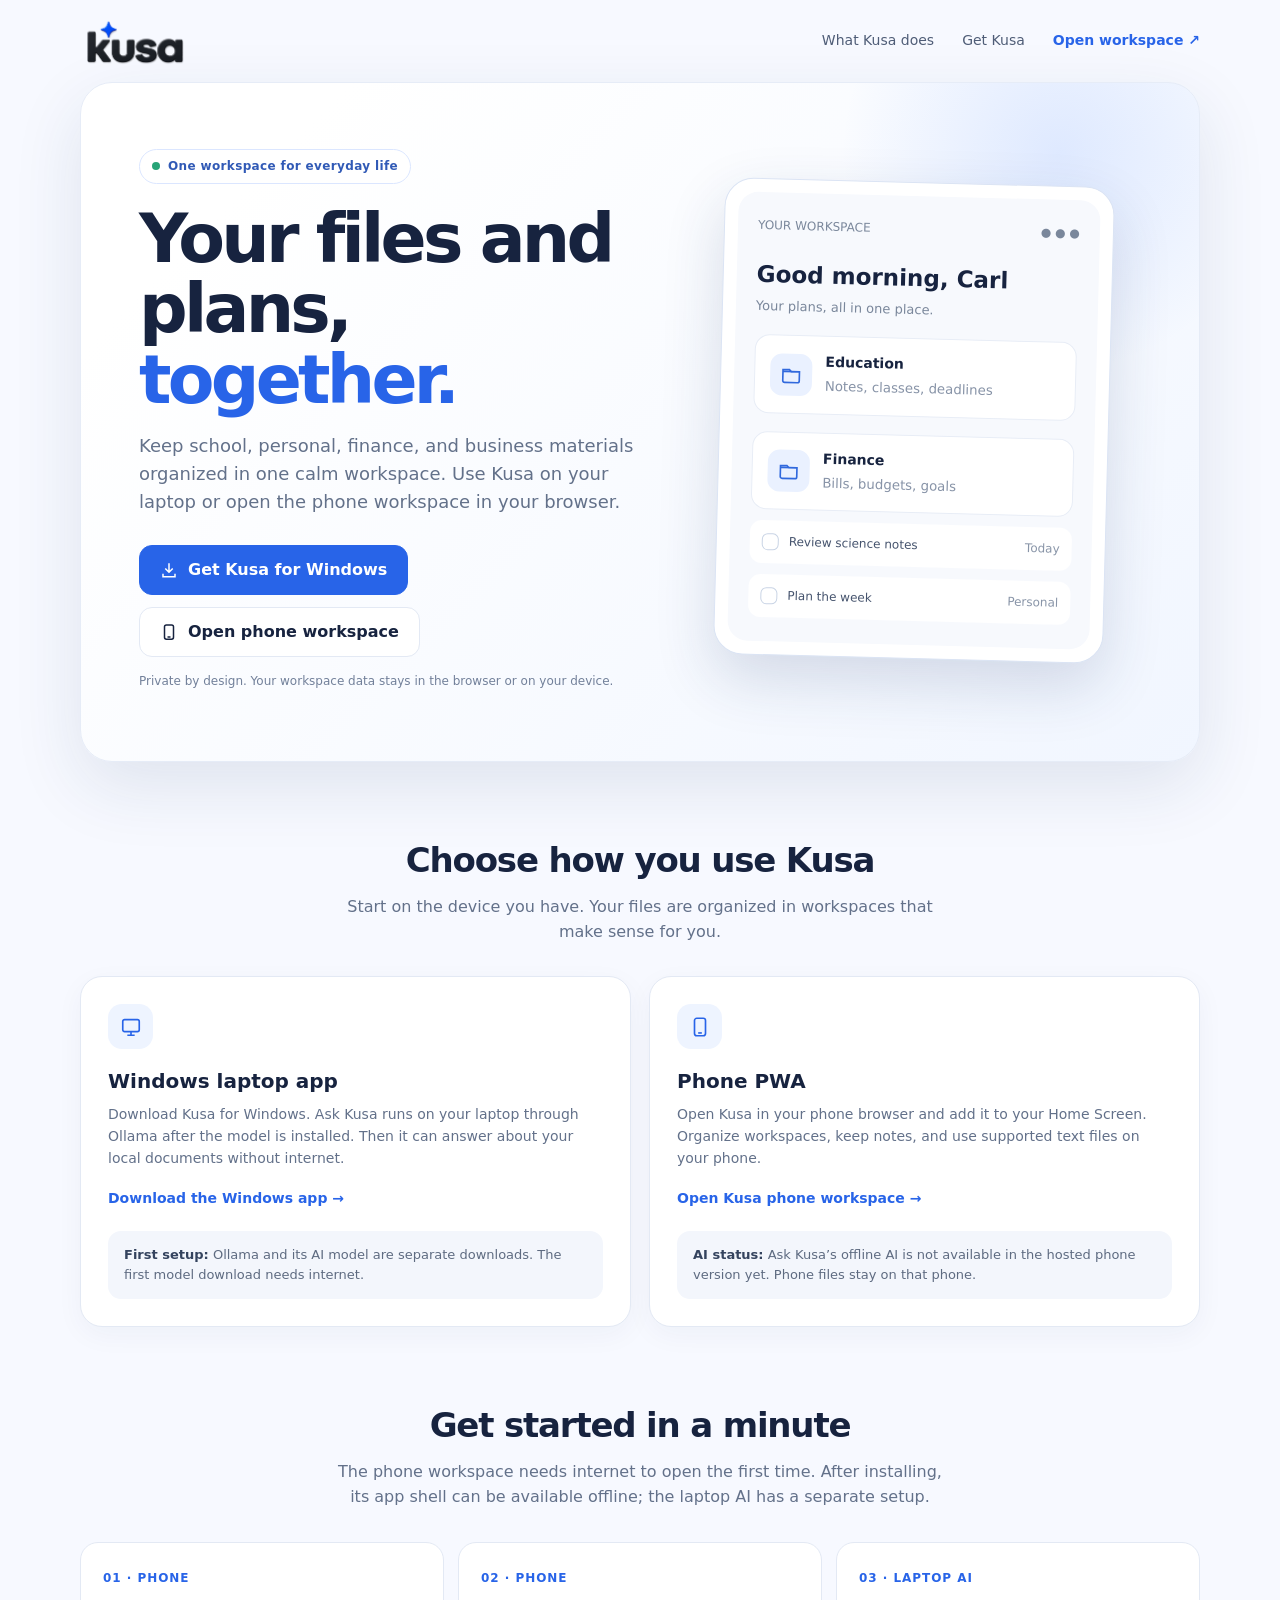
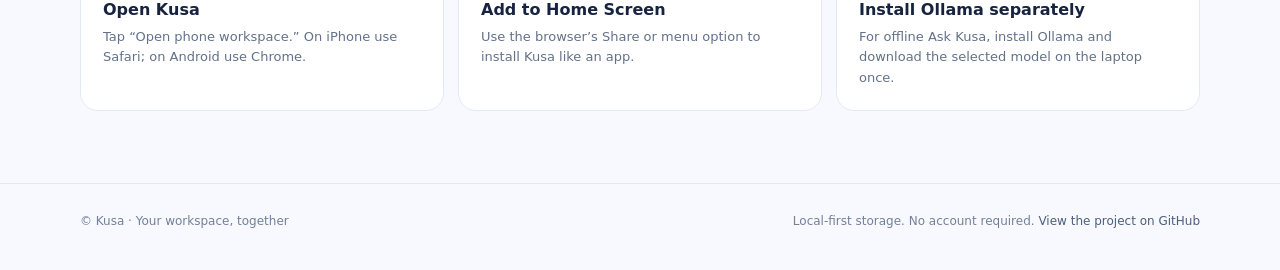
<file: docs/index.html>
<!doctype html>
<html lang="en">
<head>
  <meta charset="utf-8">
  <meta name="viewport" content="width=device-width, initial-scale=1">
  <meta name="theme-color" content="#f7f9ff">
  <meta name="description" content="Kusa keeps your files, tasks, and plans organized. Get the Windows app or open the phone workspace.">
  <title>Kusa — Your workspace, together</title>
  <link rel="icon" href="app/favicon.svg">
  <style>
    :root{color-scheme:light;--ink:#17233f;--muted:#63718a;--blue:#2864e8;--blue-dark:#1749c4;--line:#e3e9f4;--pale:#eef4ff;--bg:#f7f9ff;--white:#fff;--green:#16865f;--shadow:0 24px 70px rgba(26,53,104,.11)}
    *{box-sizing:border-box}html{scroll-behavior:smooth}body{margin:0;background:var(--bg);color:var(--ink);font:16px/1.55 Inter,ui-sans-serif,system-ui,-apple-system,BlinkMacSystemFont,"Segoe UI",sans-serif}a{color:inherit;text-decoration:none}.wrap{width:min(1120px,calc(100% - 40px));margin:auto}.topbar{height:82px;display:flex;align-items:center;justify-content:space-between}.brand{display:flex;align-items:center;gap:10px}.brand img{width:130px;height:55px;object-fit:contain;object-position:left center}.nav{display:flex;align-items:center;gap:28px;color:#4f5d77;font-size:14px}.nav a:hover{color:var(--blue)}.nav .nav-cta{color:var(--blue);font-weight:700}.hero{position:relative;overflow:hidden;display:grid;grid-template-columns:1.05fr .95fr;align-items:center;gap:48px;padding:66px 58px 70px;border:1px solid #e6ecf7;border-radius:32px;background:linear-gradient(135deg,#fff 15%,#f1f6ff 100%);box-shadow:var(--shadow)}.hero:after{content:"";position:absolute;width:440px;height:440px;right:-80px;top:-150px;border-radius:50%;background:radial-gradient(circle,rgba(76,133,255,.15),rgba(76,133,255,0) 70%);pointer-events:none}.eyebrow{display:inline-flex;align-items:center;gap:8px;padding:7px 12px;border:1px solid #dbe6ff;border-radius:99px;background:#fff;color:#315ab6;font-weight:700;font-size:12px;letter-spacing:.03em}.dot{width:8px;height:8px;border-radius:50%;background:#27a477}.hero h1{max-width:600px;margin:20px 0 16px;font-size:clamp(42px,6vw,68px);line-height:1.04;letter-spacing:-.055em}.hero h1 span{color:var(--blue)}.hero-copy{max-width:540px;margin:0;color:var(--muted);font-size:18px}.actions{display:flex;flex-wrap:wrap;gap:12px;margin-top:30px}.button{display:inline-flex;min-height:50px;align-items:center;justify-content:center;gap:10px;padding:0 20px;border:1px solid var(--line);border-radius:13px;background:#fff;font-weight:750;transition:transform .18s,box-shadow .18s,background .18s}.button:hover{transform:translateY(-2px);box-shadow:0 9px 25px rgba(25,64,140,.12)}.button.primary{border-color:var(--blue);background:var(--blue);color:#fff}.button.primary:hover{background:var(--blue-dark)}.button svg{width:18px;height:18px}.hero-note{margin:15px 0 0;color:#72809a;font-size:12px}.mock{position:relative;z-index:1;justify-self:center;width:min(100%,390px);padding:13px;border:1px solid #dbe4f4;border-radius:29px;background:#fff;box-shadow:0 24px 60px rgba(30,57,105,.16);transform:rotate(1.5deg)}.phone{min-height:375px;padding:24px 20px;border-radius:20px;background:#f7f9fd}.phone-top{display:flex;align-items:center;justify-content:space-between;color:#7a879b;font-size:12px}.phone h2{margin:22px 0 4px;font-size:23px}.phone p{margin:0;color:#7a879b;font-size:13px}.workspace-card{display:flex;align-items:center;gap:13px;margin-top:18px;padding:15px;border:1px solid #e8edf6;border-radius:15px;background:#fff}.folder{display:grid;width:42px;height:42px;place-items:center;border-radius:12px;background:#eaf1ff;color:#3169dd}.folder svg{width:22px;height:22px}.workspace-card b{display:block;font-size:14px}.workspace-card small{color:#8793a7}.task{display:flex;align-items:center;gap:10px;margin-top:11px;padding:12px;border-radius:12px;background:#fff;color:#45536d;font-size:12px}.check{width:17px;height:17px;border:1.5px solid #c9d4e5;border-radius:6px}.section{padding:72px 0}.section-head{text-align:center;margin:0 auto 32px;max-width:620px}.section-head h2{margin:0 0 8px;font-size:34px;letter-spacing:-.035em}.section-head p{margin:0;color:var(--muted)}.cards{display:grid;grid-template-columns:repeat(2,1fr);gap:18px}.card{padding:27px;border:1px solid var(--line);border-radius:22px;background:#fff;box-shadow:0 8px 28px rgba(26,53,104,.045)}.card-icon{display:grid;width:45px;height:45px;place-items:center;border-radius:14px;background:var(--pale);color:var(--blue)}.card-icon svg{width:22px;height:22px}.card h3{margin:17px 0 7px;font-size:20px}.card p{margin:0;color:var(--muted);font-size:14px}.card .text-link{display:inline-flex;margin-top:19px;color:var(--blue);font-weight:750;font-size:14px}.notice{margin-top:20px;padding:14px 16px;border-radius:13px;background:#f3f6fc;color:#5e6b81;font-size:13px}.notice strong{color:#34435e}.steps{display:grid;grid-template-columns:repeat(3,1fr);gap:14px}.step{padding:22px;border:1px solid var(--line);border-radius:18px;background:#fff}.step-num{color:var(--blue);font-weight:800;font-size:12px;letter-spacing:.08em}.step h3{margin:8px 0 5px;font-size:16px}.step p{margin:0;color:var(--muted);font-size:13px}.footer{padding:28px 0 40px;border-top:1px solid var(--line);color:#738097;font-size:12px}.footer-row{display:flex;align-items:center;justify-content:space-between;gap:20px}.footer a{color:#4d5e7b}.mobile-install{display:none}
    @media(max-width:760px){.wrap{width:min(100% - 28px,540px)}.topbar{height:70px}.brand img{width:112px}.nav{gap:14px;font-size:12px}.nav a:nth-child(1){display:none}.hero{grid-template-columns:1fr;gap:30px;padding:35px 23px 28px;border-radius:24px}.hero h1{font-size:48px}.hero-copy{font-size:16px}.mock{width:min(88%,340px)}.phone{min-height:335px}.section{padding:55px 0}.section-head h2{font-size:28px}.cards,.steps{grid-template-columns:1fr}.card{padding:22px}.footer-row{align-items:flex-start;flex-direction:column}.mobile-install{display:block;margin-top:12px;padding:12px 14px;border-left:3px solid #6c94ee;border-radius:8px;background:#fff;color:#65728b;font-size:12px}.mobile-install b{color:#34435e}}
    @media(prefers-reduced-motion:reduce){html{scroll-behavior:auto}*,*:before,*:after{transition:none!important}}
  </style>
</head>
<body>
  <header class="wrap topbar">
    <a class="brand" href="./" aria-label="Kusa home"><img src="app/assets/logo-transparent.png" alt="Kusa"></a>
    <nav class="nav" aria-label="Main navigation"><a href="#features">What Kusa does</a><a href="#get-kusa">Get Kusa</a><a class="nav-cta" href="app/">Open workspace ↗</a></nav>
  </header>
  <main class="wrap">
    <section class="hero">
      <div>
        <span class="eyebrow"><i class="dot"></i> One workspace for everyday life</span>
        <h1>Your files and plans, <span>together.</span></h1>
        <p class="hero-copy">Keep school, personal, finance, and business materials organized in one calm workspace. Use Kusa on your laptop or open the phone workspace in your browser.</p>
        <div class="actions">
          <a class="button primary" href="https://github.com/KyleTBH/kusa-local-ai/releases/latest/download/Kusa-Windows.zip" aria-label="Download the Kusa Windows app"><svg viewBox="0 0 24 24" fill="none" stroke="currentColor" stroke-width="2"><path d="M12 3v12m-5-5 5 5 5-5M4 17v4h16v-4"/></svg>Get Kusa for Windows</a>
          <a class="button" href="app/"><svg viewBox="0 0 24 24" fill="none" stroke="currentColor" stroke-width="2"><rect x="6" y="2.5" width="12" height="19" rx="2.5"/><path d="M10 18.5h4"/></svg>Open phone workspace</a>
        </div>
        <p class="hero-note">Private by design. Your workspace data stays in the browser or on your device.</p>
        <div class="mobile-install"><b>On iPhone:</b> open the workspace in Safari, tap Share, then Add to Home Screen. <b>On Android:</b> open it in Chrome and choose Install app.</div>
      </div>
      <div class="mock" aria-label="Preview of Kusa workspace">
        <div class="phone"><div class="phone-top"><span>YOUR WORKSPACE</span><span>● ● ●</span></div><h2>Good morning, Carl</h2><p>Your plans, all in one place.</p>
          <div class="workspace-card"><span class="folder"><svg viewBox="0 0 24 24" fill="none" stroke="currentColor" stroke-width="1.8"><path d="M3 6.5h7l2 2H21v10a2 2 0 0 1-2 2H5a2 2 0 0 1-2-2z"/><path d="M3 8.5h18"/></svg></span><span><b>Education</b><small>Notes, classes, deadlines</small></span></div>
          <div class="workspace-card"><span class="folder"><svg viewBox="0 0 24 24" fill="none" stroke="currentColor" stroke-width="1.8"><path d="M3 6.5h7l2 2H21v10a2 2 0 0 1-2 2H5a2 2 0 0 1-2-2z"/><path d="M3 8.5h18"/></svg></span><span><b>Finance</b><small>Bills, budgets, goals</small></span></div>
          <div class="task"><span class="check"></span>Review science notes <span style="margin-left:auto;color:#8995a8">Today</span></div>
          <div class="task"><span class="check"></span>Plan the week <span style="margin-left:auto;color:#8995a8">Personal</span></div>
        </div>
      </div>
    </section>
    <section id="features" class="section">
      <div class="section-head"><h2>Choose how you use Kusa</h2><p>Start on the device you have. Your files are organized in workspaces that make sense for you.</p></div>
      <div class="cards">
        <article class="card"><span class="card-icon"><svg viewBox="0 0 24 24" fill="none" stroke="currentColor" stroke-width="1.8"><rect x="3" y="4" width="18" height="13" rx="2"/><path d="M8 21h8m-4-4v4"/></svg></span><h3>Windows laptop app</h3><p>Download Kusa for Windows. Ask Kusa runs on your laptop through Ollama after the model is installed. Then it can answer about your local documents without internet.</p><a class="text-link" href="https://github.com/KyleTBH/kusa-local-ai/releases/latest/download/Kusa-Windows.zip">Download the Windows app →</a><div class="notice"><strong>First setup:</strong> Ollama and its AI model are separate downloads. The first model download needs internet.</div></article>
        <article class="card"><span class="card-icon"><svg viewBox="0 0 24 24" fill="none" stroke="currentColor" stroke-width="1.8"><rect x="6" y="2.5" width="12" height="19" rx="2.5"/><path d="M10 18.5h4"/></svg></span><h3>Phone PWA</h3><p>Open Kusa in your phone browser and add it to your Home Screen. Organize workspaces, keep notes, and use supported text files on your phone.</p><a class="text-link" href="app/">Open Kusa phone workspace →</a><div class="notice"><strong>AI status:</strong> Ask Kusa’s offline AI is not available in the hosted phone version yet. Phone files stay on that phone.</div></article>
      </div>
    </section>
    <section id="get-kusa" class="section" style="padding-top:0">
      <div class="section-head"><h2>Get started in a minute</h2><p>The phone workspace needs internet to open the first time. After installing, its app shell can be available offline; the laptop AI has a separate setup.</p></div>
      <div class="steps">
        <article class="step"><span class="step-num">01 · PHONE</span><h3>Open Kusa</h3><p>Tap “Open phone workspace.” On iPhone use Safari; on Android use Chrome.</p></article>
        <article class="step"><span class="step-num">02 · PHONE</span><h3>Add to Home Screen</h3><p>Use the browser’s Share or menu option to install Kusa like an app.</p></article>
        <article class="step"><span class="step-num">03 · LAPTOP AI</span><h3>Install Ollama separately</h3><p>For offline Ask Kusa, install Ollama and download the selected model on the laptop once.</p></article>
      </div>
    </section>
  </main>
  <footer class="footer"><div class="wrap footer-row"><span>© Kusa · Your workspace, together</span><span>Local-first storage. No account required. <a href="https://github.com/KyleTBH/kusa-local-ai">View the project on GitHub</a></span></div></footer>
</body>
</html>
</file>
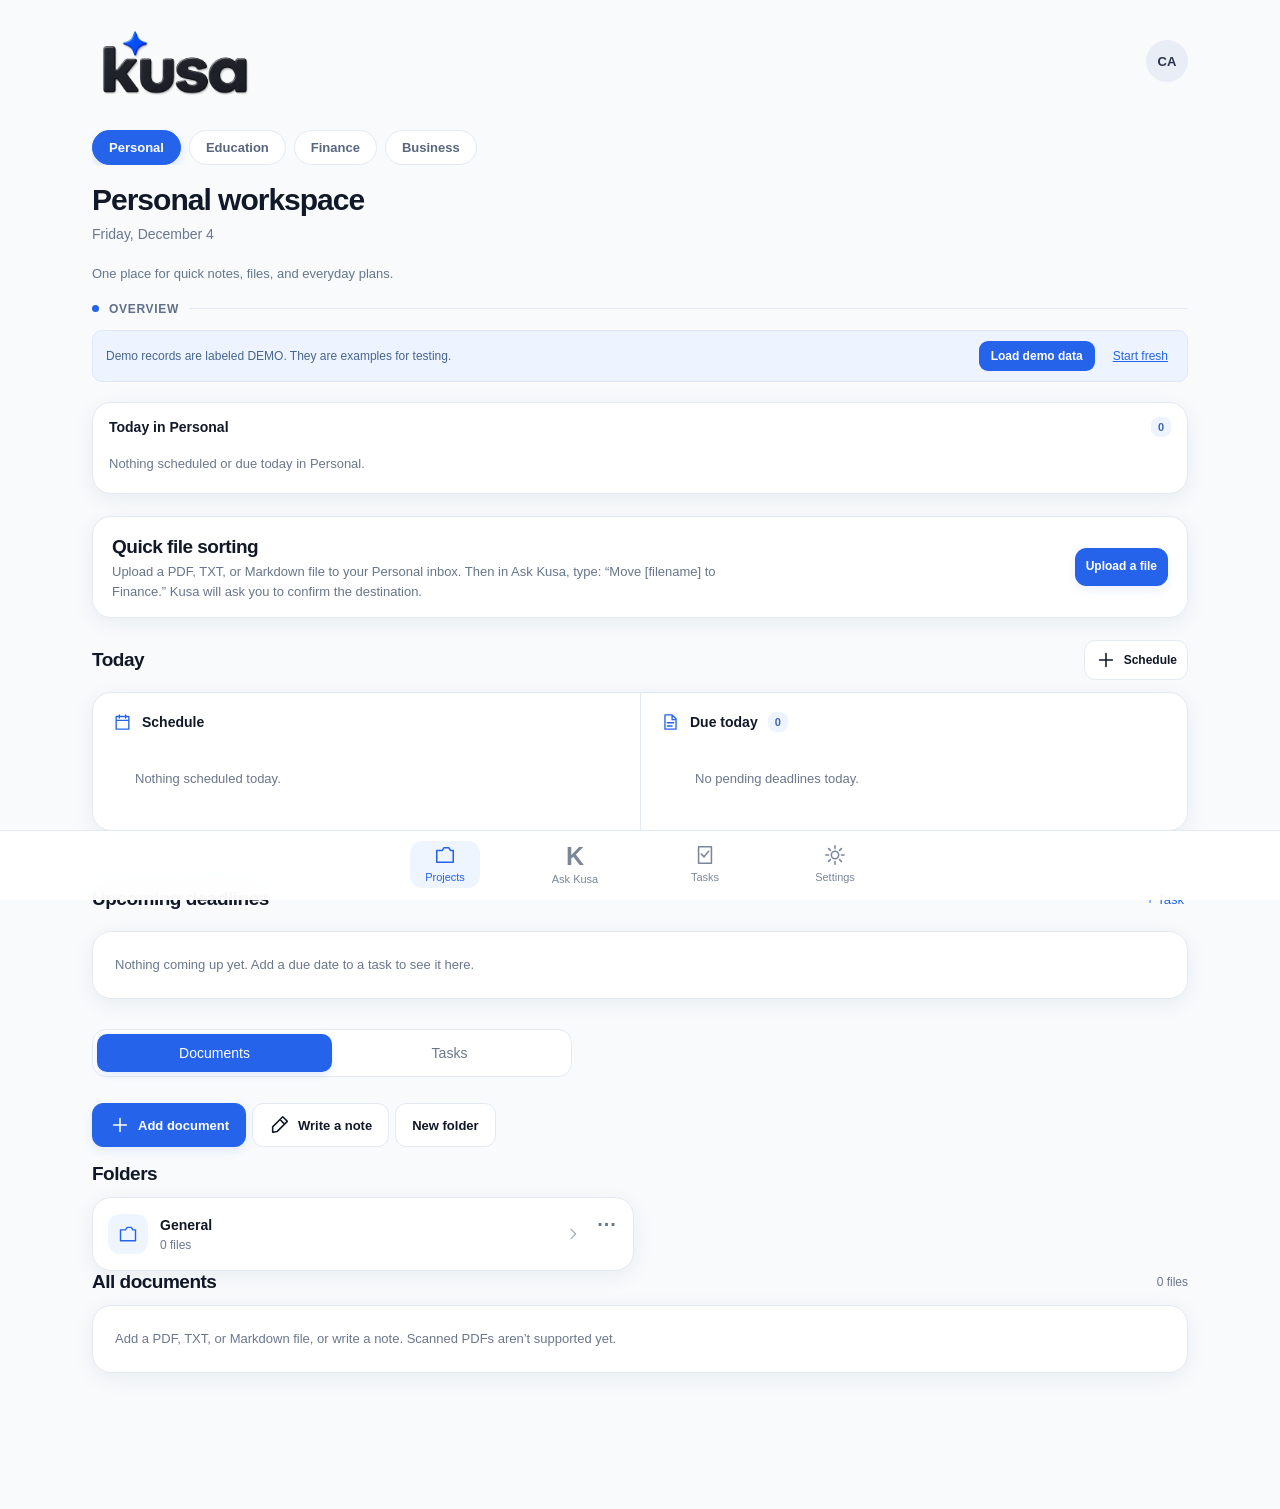
<file: web/index.html>
<!DOCTYPE html>
<html lang="en"><head><meta charset="UTF-8"><meta name="viewport" content="width=device-width,initial-scale=1,viewport-fit=cover"><meta name="theme-color" content="#f8fafc"><meta name="apple-mobile-web-app-capable" content="yes"><meta name="apple-mobile-web-app-status-bar-style" content="default"><meta name="apple-mobile-web-app-title" content="Kusa"><link rel="apple-touch-icon" href="assets/icon-192.png"><link rel="manifest" href="manifest.webmanifest"><title>Kusa v0.10.8 — Your workspace, together</title><link rel="icon" href="favicon.svg"><link rel="stylesheet" href="style.css?v=0.10.8"><script>window.addEventListener('error',function(e){var app=document.getElementById('app');if(app){app.innerHTML='<main style="max-width:620px;margin:10vh auto;padding:24px;font:16px/1.6 system-ui;color:#172033"><h1 style="font-size:24px">Kusa could not start</h1><p id="kusa-startup-error">A startup error stopped the page from loading.</p><p>Please send a screenshot of this message to get help.</p></main>';var detail=document.getElementById('kusa-startup-error');if(e.message)detail.textContent='Startup error: '+e.message;}});window.addEventListener('unhandledrejection',function(e){var app=document.getElementById('app');if(app){app.innerHTML='<main style="max-width:620px;margin:10vh auto;padding:24px;font:16px/1.6 system-ui;color:#172033"><h1 style="font-size:24px">Kusa could not start</h1><p>Something went wrong while the page was loading. Please send a screenshot of this message to get help.</p></main>';}});</script></head><body><div id="app"></div><dialog id="modal"></dialog><div id="toast" role="status" aria-live="polite"></div><input id="upload" type="file" accept=".pdf,.txt,.md" multiple hidden><input id="restore" type="file" accept=".json" hidden><script src="app.js?v=0.10.8"></script><script>if ('serviceWorker' in navigator) window.addEventListener('load', () => navigator.serviceWorker.register('./service-worker.js').catch(() => {}));</script></body></html>
</file>
<file: web/style.css>
:root{--blue:#2563eb;--ink:#111827;--muted:#6b778d;--line:#e3e9f1;--bg:#f8fafc;--soft:#eff5ff;font-family:Inter,ui-sans-serif,-apple-system,BlinkMacSystemFont,"Segoe UI",sans-serif;color:var(--ink);background:var(--bg);font-synthesis:none}*{box-sizing:border-box}body{margin:0}button,input,textarea,select{font:inherit}button{cursor:pointer}button,a,input,textarea,select{-webkit-tap-highlight-color:transparent}button:focus-visible,a:focus-visible,input:focus-visible,textarea:focus-visible,select:focus-visible{outline:3px solid #93b4fa;outline-offset:3px}button{border:0;background:none;color:inherit}button:disabled{cursor:wait;opacity:.55}svg{width:22px;height:22px;stroke:currentColor;fill:none;stroke-width:1.7;stroke-linecap:round;stroke-linejoin:round;flex-shrink:0}h1,h2,h3,p{margin:0}h1{font-size:30px;letter-spacing:-1px;line-height:1.15}h2{font-size:19px;letter-spacing:-.5px}h3{font-size:15px}small,.muted{color:var(--muted)}small{font-size:12px}.shell{max-width:1160px;margin:auto;min-height:100dvh;padding:18px 32px 110px}.header{display:flex;align-items:center;justify-content:space-between;margin-bottom:26px;height:65px}.brand{width:150px;height:60px;position:relative;overflow:hidden;display:block;border-radius:8px}.brand img{position:absolute;width:200px;height:200px;max-width:none;left:-25px;top:-69px;mix-blend-mode:multiply}.avatar{width:42px;height:42px;border-radius:50%;background:#e8edf6;color:#28334a;font-size:13px;font-weight:650}.heading{display:flex;justify-content:space-between;align-items:center;gap:12px;margin-bottom:22px}.heading p{margin-top:8px;color:var(--muted);font-size:14px}.tabs{display:flex;border:1px solid var(--line);border-radius:14px;background:white;padding:4px;margin-bottom:26px;max-width:480px}.tabs button{flex:1;padding:11px 12px;border-radius:10px;font-size:14px;color:var(--muted)}.tabs button.active{background:var(--blue);color:white;box-shadow:0 3px 7px #2563eb22}.section{margin-bottom:26px}.section-top{display:flex;justify-content:space-between;align-items:center;gap:10px;margin-bottom:12px}.card{background:white;border:1px solid var(--line);border-radius:19px;box-shadow:0 5px 22px #112c5310;overflow:hidden}.card.pad{padding:22px}.btn{display:inline-flex;justify-content:center;align-items:center;gap:7px;min-height:42px;padding:10px 16px;border:1px solid var(--line);border-radius:11px;background:white;font-size:13px;font-weight:600}.btn.primary{background:var(--blue);color:white;border-color:var(--blue);box-shadow:0 4px 10px #2563eb18}.btn.small{padding:8px 10px;min-height:36px;font-size:12px}.btn.danger{color:#be2944}.text-btn{font-size:13px;color:var(--blue);padding:10px 4px;min-height:40px}.icon-btn{display:inline-flex;align-items:center;justify-content:center;min-width:42px;min-height:42px;border-radius:12px;color:var(--muted)}.icon-btn:hover{background:var(--soft)}.today-sub{padding:18px 20px}.today-sub+.today-sub{border-top:1px solid var(--line)}.label{display:flex;align-items:center;gap:10px;margin-bottom:13px;font-size:14px;font-weight:650}.label svg{color:var(--blue);width:19px}.schedule-row{display:flex;align-items:center;gap:15px;padding:10px 0;font-size:13px}.schedule-time{min-width:114px;color:var(--muted);font-variant-numeric:tabular-nums}.schedule-content{border-left:1px solid var(--line);padding-left:15px;flex:1}.schedule-content small{display:block;margin-top:3px}.schedule-row .icon-btn{min-width:30px;min-height:30px}.timeline{padding-left:12px}.deadline{position:relative;padding-left:20px;border-left:1px solid #cbdcff;display:flex;gap:14px;padding-bottom:18px;font-size:13px}.deadline:last-child{padding-bottom:0}.deadline:before{content:'';position:absolute;left:-5px;top:3px;width:9px;height:9px;background:var(--blue);border:2px solid #edf3ff;border-radius:50%}.deadline time{min-width:66px;color:var(--muted)}.deadline small{display:block;margin-top:3px}.folder-grid{display:grid;grid-template-columns:repeat(2,minmax(0,1fr));gap:12px}.folder-card{display:flex;align-items:center;gap:14px;padding:19px;text-align:left;width:100%;transition:transform .15s,border-color .15s}.folder-card:hover{border-color:#aec6f9;transform:translateY(-2px)}.folder-card strong{font-size:14px;display:block;overflow-wrap:anywhere}.folder-card small{display:block;margin-top:5px}.folder-card .chevron{margin-left:auto;color:#9aa6b8;width:16px}.subject{margin-bottom:12px}.subject summary{list-style:none;display:flex;align-items:center;gap:14px;padding:18px;cursor:pointer}.subject summary::-webkit-details-marker{display:none}.subject summary strong{font-size:14px;flex:1}.subject summary small{font-size:11px}.task-row{display:flex;align-items:center;gap:12px;padding:13px 18px;border-top:1px solid #f0f3f7;font-size:14px}.task-row input[type=checkbox]{width:20px;height:20px;accent-color:var(--blue);cursor:pointer;flex-shrink:0}.task-row label{flex:1;cursor:pointer;overflow-wrap:anywhere}.task-row.done label{text-decoration:line-through;color:var(--muted)}.task-row small{display:block;margin-top:4px}.task-row .icon-btn{min-width:30px;min-height:30px}.task-row .icon-btn svg{width:16px}.empty{padding:22px;color:var(--muted);font-size:13px;line-height:1.7}.sample{display:flex;align-items:center;justify-content:space-between;background:#eef4ff;border:1px solid #dce7fc;color:#47658f;border-radius:10px;padding:10px 13px;font-size:12px;margin-bottom:20px;gap:10px}.sample button{color:var(--blue);text-decoration:underline;white-space:nowrap}.nav{position:fixed;bottom:0;left:0;right:0;display:flex;justify-content:center;gap:60px;background:#ffffffed;backdrop-filter:blur(16px);border-top:1px solid var(--line);padding:10px 18px max(12px,env(safe-area-inset-bottom));z-index:10}.nav button{min-width:70px;display:flex;flex-direction:column;align-items:center;gap:5px;color:#7b8799;font-size:11px;padding:3px 7px}.nav button.active{color:var(--blue)}.k-icon{font-size:25px;font-weight:850;line-height:24px}.workspace-grid{display:grid;grid-template-columns:1fr 1fr;gap:26px}.workspace-grid>.section:first-child{grid-column:1/-1}.today-card{display:grid;grid-template-columns:1fr 1fr}.today-card .today-sub+.today-sub{border-top:0;border-left:1px solid var(--line)}.file-row{display:flex;align-items:center;gap:12px;padding:16px 18px;border-bottom:1px solid var(--line)}.file-row:last-child{border-bottom:0}.file-row>.icon-btn{color:var(--muted)}.file-open{flex:1;text-align:left;min-width:0}.file-open strong{display:block;font-size:14px;overflow-wrap:anywhere}.file-open small{display:block;margin-top:4px}.file-symbol{color:var(--blue);background:var(--soft);padding:9px;border-radius:10px;display:flex}.file-actions{display:flex;gap:6px;flex-wrap:wrap;margin-bottom:16px}.save-note{font-size:12px;color:var(--muted);margin-top:18px}.chat-shell{max-width:840px;display:flex;flex-direction:column;height:100dvh;min-height:580px;padding-bottom:85px}.chat-shell .header{flex-shrink:0;margin-bottom:8px;height:55px}.chat-shell .brand{transform:scale(.78);transform-origin:center}.scope{display:flex;justify-content:center;margin-bottom:12px;flex-shrink:0}.chat-body{overflow-y:auto;flex:1;min-height:0;padding:15px 4px;scroll-behavior:smooth}.chat-empty{min-height:100%;display:flex;flex-direction:column;align-items:center;justify-content:center;text-align:center;padding:20px}.hero-k{font-size:57px;line-height:1;color:var(--blue);font-weight:800;text-shadow:0 3px 3px #2563eb12;margin-bottom:22px}.chat-empty h1{font-size:29px;line-height:1.3;max-width:330px}.chat-empty p{font-size:14px;line-height:1.6;color:var(--muted);margin-top:12px}.suggestions{display:flex;justify-content:center;gap:10px;margin:12px 0 15px}.suggestions button{border:1px solid var(--line);background:white;padding:11px 15px;border-radius:30px;font-size:12px;display:flex;align-items:center;gap:7px}.suggestions svg{width:17px;height:17px}.composer{display:flex;align-items:flex-end;gap:8px;border:1px solid #d8e0ed;border-radius:26px;background:white;padding:9px;flex-shrink:0}.composer textarea{flex:1;resize:none;border:0;outline:none;background:none;min-width:0;padding:11px 3px;line-height:1.4;max-height:110px;font-size:14px}.send{background:var(--blue);color:white;width:42px;height:42px;border-radius:50%;display:grid;place-items:center;flex-shrink:0}.chat-help{font-size:10px;text-align:center;color:var(--muted);margin:8px 0 0}.bubble{line-height:1.7;font-size:14px;margin-bottom:24px;overflow-wrap:anywhere;white-space:pre-wrap}.bubble.user{background:#eef2f7;padding:12px 17px;border-radius:20px 20px 4px 20px;max-width:85%;margin-left:auto;width:fit-content}.bubble.assistant{padding:4px 7px}.bubble.error{color:#a62e49}.sources{display:flex;flex-wrap:wrap;gap:7px;margin-top:13px;white-space:normal}.source-btn{padding:6px 10px;border:1px solid var(--line);border-radius:8px;color:var(--muted);font-size:11px;text-align:left}.bubble .btn{margin-top:12px}.pending{color:var(--muted);font-size:13px;padding:12px}.dot{display:inline-block;width:6px;height:6px;border-radius:50%;background:var(--blue);margin-right:8px;animation:pulse 1s infinite}@keyframes pulse{50%{opacity:.2}}.settings{max-width:640px}.setting-block{padding:22px;margin-bottom:18px}.setting-block h2{margin-bottom:10px}.setting-block p{font-size:13px;color:var(--muted);line-height:1.7;margin-bottom:14px}.status{font-size:13px;background:var(--soft);border-radius:8px;padding:12px;margin:12px 0}.settings select,.settings input{width:100%;margin-top:8px}label.field{display:block;font-size:13px;font-weight:550;margin-bottom:15px}input:not([type=checkbox]),textarea,select{border:1px solid var(--line);border-radius:10px;padding:11px 12px;background:white;color:var(--ink);width:100%}textarea{min-height:110px;line-height:1.6}dialog{border:1px solid var(--line);border-radius:20px;padding:25px;width:min(92vw,550px);max-height:85dvh;box-shadow:0 30px 80px #101b3b25}dialog::backdrop{background:#19284350;backdrop-filter:blur(3px)}.dialog-head{display:flex;align-items:center;justify-content:space-between;margin-bottom:20px}.dialog-head h2{font-size:21px}.form-actions{display:flex;justify-content:flex-end;gap:9px;margin-top:20px}.form-grid{display:grid;grid-template-columns:1fr 1fr;gap:12px}.source-text{white-space:pre-wrap;font-size:13px;line-height:1.8;overflow-wrap:anywhere}.review-row{display:flex;gap:10px;align-items:center;margin:10px 0}.review-row input[type=checkbox]{width:20px;height:20px;accent-color:var(--blue)}#toast{position:fixed;bottom:100px;left:50%;transform:translateX(-50%);background:#172238;color:white;border-radius:12px;padding:13px 20px;max-width:90%;font-size:13px;z-index:40;opacity:0;pointer-events:none;transition:opacity .15s}#toast.show{opacity:1}.backup-actions{display:flex;gap:10px;flex-wrap:wrap}.badge{font-size:11px;background:#edf3ff;color:#3e67af;border-radius:8px;padding:4px 7px}.task-filters{display:flex;gap:8px;margin-bottom:20px}.task-filters button{padding:8px 15px;font-size:12px;border:1px solid var(--line);border-radius:30px}.task-filters .active{background:var(--ink);color:white}.error-note{color:#b32d4a;font-size:13px;margin-bottom:12px}.note-preview{font-size:13px;line-height:1.7}.inline-help{font-size:12px;color:var(--muted);line-height:1.6;margin-bottom:12px}a{color:var(--blue)}@media(max-width:650px){.shell{padding:18px 20px 105px}.header{margin-bottom:20px}.workspace-grid{display:block}.today-card{display:block}.today-card .today-sub+.today-sub{border-left:0;border-top:1px solid var(--line)}h1{font-size:29px}.folder-card{padding:16px 12px;gap:11px}.folder-card strong{font-size:12px}.folder-card small{font-size:11px}.folder-card .chevron{display:none}.nav{gap:0;justify-content:space-around}.nav button{min-width:60px}.chat-shell{padding:10px 18px 85px}.chat-shell .header{margin-bottom:5px}.chat-empty h1{font-size:28px}.chat-empty{padding:8px}.schedule-time{min-width:104px;font-size:12px}.today-sub{padding:17px}.card.pad{padding:17px}.suggestions button{padding:10px 12px;font-size:11px}.task-row{font-size:13px}.heading .btn{padding:10px 12px}.chat-help{font-size:10px}.brand{width:140px}.setting-block{padding:18px}}@media(prefers-reduced-motion:reduce){*{animation:none!important;scroll-behavior:auto!important;transition:none!important}}
/* v0.2: full transparent logo and restrained interaction motion. */
.header{height:86px}
.brand{display:flex;align-items:center;justify-content:flex-start;width:166px;height:84px;overflow:visible;border-radius:0;flex-shrink:0}
.brand img{position:static;display:block;width:100%;height:100%;max-width:100%;object-fit:contain;object-position:left center;mix-blend-mode:normal}
.chat-shell .header{height:70px}
.chat-shell .brand{width:132px;height:67px;transform:none}
button{transition:transform 140ms ease,background-color 160ms ease,color 160ms ease,border-color 160ms ease,box-shadow 160ms ease}
button:not(:disabled):active{transform:scale(.96)}
.folder-card:not(:disabled):active{transform:translateY(0) scale(.98)}
.nav button{border-radius:12px;transition:color 160ms ease,background-color 160ms ease,transform 140ms ease}
.nav button.active{background:#eff5ff}
.nav svg,.nav .k-icon{transition:transform 180ms ease}
.nav button:active svg,.nav button:active .k-icon{transform:scale(.9)}
@media(hover:hover){
 .btn:hover:not(:disabled){border-color:#abc5fa;box-shadow:0 5px 14px #2563eb18;transform:translateY(-1px)}
 .btn.primary:hover:not(:disabled),.send:hover:not(:disabled){background:#1d4ed8;box-shadow:0 5px 15px #2563eb28}
 .tabs button:not(.active):hover,.nav button:hover,.suggestions button:hover{background:#eff5ff}
}
.page-enter{animation:kusa-page-in 280ms cubic-bezier(.22,.61,.36,1) both}
@keyframes kusa-page-in{from{opacity:0;transform:translateY(7px)}to{opacity:1;transform:translateY(0)}}
dialog[open]{animation:kusa-dialog-in 180ms ease-out both}
@keyframes kusa-dialog-in{from{opacity:0;transform:translateY(8px) scale(.985)}to{opacity:1;transform:translateY(0) scale(1)}}
@media(max-width:650px){.brand{width:150px;height:76px}.header{height:78px}.chat-shell .brand{width:126px;height:64px}}
.sources a.source-btn{display:inline-block;text-decoration:none}
.workspace-description{color:#66768b;font-size:13px;margin:0 0 18px;line-height:1.5}
.finance-stats{display:grid;grid-template-columns:repeat(3,minmax(0,1fr));gap:10px;margin-bottom:12px}
.finance-stats .card{display:flex;flex-direction:column;gap:9px;padding:18px 14px;min-width:0}
.finance-stats strong{font-size:18px;letter-spacing:-.5px;overflow-wrap:anywhere}
.quick-tip{padding:19px;line-height:1.6}.quick-tip p{color:#67768b;font-size:13px;margin-top:7px}
@media(max-width:650px){.finance-stats .card{padding:14px 9px}.finance-stats strong{font-size:13px}}
@media(prefers-reduced-motion:reduce){*,*::before,*::after{animation:none!important;transition:none!important;scroll-behavior:auto!important}button:not(:disabled):active,.folder-card:hover,.btn:hover:not(:disabled){transform:none}}
.composer textarea{min-height:44px}
.ws-tabs{display:flex;gap:8px;overflow-x:auto;scrollbar-width:none;margin:2px 0 18px}.ws-tabs::-webkit-scrollbar{display:none}.ws-tabs button{flex:0 0 auto;padding:9px 16px;border-radius:30px;border:1px solid var(--line);background:#fff;font-size:13px;font-weight:600;color:#58677e;white-space:nowrap}.ws-tabs button.active{background:var(--blue);border-color:var(--blue);color:#fff;box-shadow:0 4px 10px #2563eb22}
.day-card{margin-bottom:22px}.day-head{display:flex;justify-content:space-between;align-items:center;padding:14px 16px 8px;font-size:14px;font-weight:650}.day-row{display:flex;align-items:center;gap:12px;width:100%;text-align:left;padding:11px 16px;border-top:1px solid #f0f3f7;font-size:13px}.day-row time{min-width:62px;color:var(--muted);font-variant-numeric:tabular-nums;font-size:12px}.day-text{flex:1;min-width:0}.day-text strong{display:block;font-weight:600;overflow-wrap:anywhere}.day-text small{display:block;margin-top:2px}.day-row .badge{flex-shrink:0}.day-more{padding:8px 16px 14px;font-size:12px;color:var(--muted)}.day-card .empty{padding:8px 16px 18px}
.folder-ic{width:40px;height:40px;border-radius:12px;background:var(--soft);color:var(--blue);display:inline-flex;align-items:center;justify-content:center;flex-shrink:0}.folder-ic svg{width:20px;height:20px}.folder-ic.mini{width:30px;height:30px;border-radius:9px}.folder-ic.mini svg{width:16px;height:16px}
.scope-pill{display:inline-flex;align-items:center;gap:8px;max-width:100%;border:1px solid var(--line);border-radius:30px;background:#fff;padding:6px 14px 6px 7px;font-size:13px;font-weight:600;color:var(--ink)}.scope-pill>span{overflow:hidden;text-overflow:ellipsis;white-space:nowrap}.scope-pill>svg{width:16px;color:var(--muted)}.scope-pill .folder-ic.mini{width:26px;height:26px;border-radius:8px}.scope-pill .folder-ic.mini svg{width:14px;height:14px}.pick-group{margin-bottom:14px}.pick-group>small{display:block;font-size:11px;font-weight:650;text-transform:uppercase;letter-spacing:.4px;color:var(--muted);margin:0 0 6px 4px}.pick-row{display:flex;align-items:center;gap:12px;width:100%;text-align:left;padding:9px 10px;border-radius:12px;font-size:14px}.pick-row>span small{display:block;margin-top:2px}.pick-row.active{background:var(--soft);color:var(--blue)}
.ws-body,.tab-body{will-change:opacity,transform}.tabs{margin-top:4px}
.glow{animation:kusa-glow .55s ease-out}@keyframes kusa-glow{0%{box-shadow:0 0 0 0 #2563eb66}100%{box-shadow:0 0 0 12px #2563eb00}}.nav button.glow{animation:kusa-glow-soft .55s ease-out}@keyframes kusa-glow-soft{0%{box-shadow:0 0 0 0 #2563eb44}100%{box-shadow:0 0 0 10px #2563eb00}}
.section-label{display:flex;align-items:center;gap:10px;margin:0 0 14px;font-size:12px;font-weight:650;letter-spacing:.7px;text-transform:uppercase;color:#607088}.section-label:before{content:'';width:7px;height:7px;border-radius:50%;background:var(--blue);flex-shrink:0}.section-label:after{content:'';flex:1;height:1px;background:var(--line)}
.folder-card{position:relative;padding:0;overflow:visible;z-index:0}.folder-card:has(.folder-menu[open]){z-index:5}.folder-main{display:flex;align-items:center;gap:12px;width:100%;min-width:0;padding:16px 52px 16px 15px;text-align:left}.folder-main>span:not(.folder-ic){min-width:0;flex:1}.folder-main strong{overflow-wrap:anywhere}.folder-main .chevron{margin-left:auto;color:#9aa6b8;width:16px}.folder-static{cursor:default}.is-archived{background:#f7f9fc}.folder-menu{position:absolute;right:8px;top:8px}.folder-menu>summary{list-style:none;display:grid;place-items:center;width:36px;height:36px;border-radius:11px;color:#69778c;font-weight:700;font-size:20px;line-height:1;letter-spacing:1px;cursor:pointer}.folder-menu>summary::-webkit-details-marker,.archived-folders>summary::-webkit-details-marker{display:none}.folder-menu>summary:hover,.folder-menu[open]>summary{background:var(--soft);color:var(--blue)}.folder-menu-popover{position:absolute;right:0;top:calc(100% + 5px);z-index:10;min-width:150px;padding:5px;background:#fff;border:1px solid var(--line);border-radius:12px;box-shadow:0 12px 28px #13274724}.folder-menu-popover button{display:block;width:100%;padding:10px 12px;border-radius:8px;text-align:left;font-size:13px}.folder-menu-popover button:hover{background:var(--soft)}.folder-menu-popover .menu-danger{color:#be2944}.archived-folders{margin-top:16px;border:1px solid var(--line);border-radius:14px;background:#fff;padding:0 12px 12px}.archived-folders>summary{list-style:none;display:flex;align-items:center;gap:8px;padding:13px 3px;font-size:13px;font-weight:650;cursor:pointer}.archived-folders[open]>summary{margin-bottom:8px}.archived-folders .folder-grid{padding:0 2px}
.file-row:has(.document-menu){position:relative;padding-right:54px;overflow:visible}.card:has(.document-menu){overflow:visible}.document-menu{top:50%;transform:translateY(-50%)}.document-menu[open]{z-index:8}.upcoming-card{display:block}.upcoming-list{display:flex;flex-direction:column}.upcoming-row{display:grid;grid-template-columns:minmax(88px,105px) minmax(0,1fr);gap:16px;align-items:start;padding:17px 20px;border-bottom:1px solid var(--line)}.upcoming-row:last-child{border-bottom:0}.upcoming-when{display:flex;flex-direction:column;align-items:flex-start;gap:5px;color:var(--muted);font-size:12px;line-height:1.35}.upcoming-when time{font-size:13px;font-weight:650;color:var(--ink);font-variant-numeric:tabular-nums}.upcoming-when small{font-size:11px}.overdue-tag{display:inline-flex;border-radius:7px;padding:4px 7px;background:#fff0f0;color:#b42336;font-size:11px;font-weight:650}.upcoming-detail{min-width:0}.upcoming-title{display:block;width:100%;padding:0;text-align:left;font-size:14px;line-height:1.5;white-space:normal;overflow-wrap:anywhere}.upcoming-title strong{font-weight:600}.upcoming-detail>small{display:block;margin-top:5px;line-height:1.45;overflow-wrap:anywhere}.archived-documents{margin-top:16px}.archived-documents>.card{padding:0}.is-archived .file-open strong{color:var(--muted)}
.archived-folders .folder-card{background:#fbfcfe}.folder-menu-popover{color:var(--ink)}
:root[data-theme="dark"]{color-scheme:dark;--ink:#e8edf6;--muted:#a5b2c7;--line:#2c394d;--bg:#111824;--soft:#1d2b42;background:var(--bg);color:var(--ink)}
:root[data-theme="dark"] body{background:var(--bg);color:var(--ink)}
:root[data-theme="dark"] .card,:root[data-theme="dark"] .tabs,:root[data-theme="dark"] .btn:not(.primary),:root[data-theme="dark"] .workspace-picker select,:root[data-theme="dark"] .scope select,:root[data-theme="dark"] .scope-pill,:root[data-theme="dark"] .composer,:root[data-theme="dark"] .suggestions button,:root[data-theme="dark"] .folder-menu-popover,:root[data-theme="dark"] .archived-folders{background:#182231;color:var(--ink);border-color:var(--line)}
:root[data-theme="dark"] input:not([type=checkbox]),:root[data-theme="dark"] textarea,:root[data-theme="dark"] select{background:#141e2c;color:var(--ink);border-color:var(--line)}
:root[data-theme="dark"] .nav{background:#111824ed;border-color:var(--line)}
:root[data-theme="dark"] .nav button.active{background:#1c2c44}
:root[data-theme="dark"] .today-card .today-sub+.today-sub,:root[data-theme="dark"] .schedule-row,:root[data-theme="dark"] .file-row,:root[data-theme="dark"] .upcoming-row,:root[data-theme="dark"] .task-row{border-color:var(--line)}
:root[data-theme="dark"] .sample{background:#1b2b42;color:#c3d5f4;border-color:#2d4260}
:root[data-theme="dark"] .quick-tip,:root[data-theme="dark"] .status,:root[data-theme="dark"] .file-symbol{background:#1d2b42;color:#c5d8ff}
:root[data-theme="dark"] .badge{background:#243853;color:#c6d8f6}
:root[data-theme="dark"] .bubble.user{background:#243247;color:var(--ink)}
:root[data-theme="dark"] dialog{background:#182231;color:var(--ink);border-color:var(--line)}
:root[data-theme="dark"] .is-archived,:root[data-theme="dark"] .archived-folders .folder-card{background:#151f2e}
:root[data-theme="dark"] .btn.danger{color:#ff9aaa}
:root[data-theme="dark"] .folder-menu-popover .menu-danger{color:#ff9aaa}
:root[data-theme="dark"] .ws-tabs button{background:#182231;color:var(--muted);border-color:var(--line)}
:root[data-theme="dark"] .ws-tabs button.active{background:var(--blue);color:#fff;border-color:var(--blue)}
:root[data-theme="dark"] .task-filters .active{background:#dce8fb;color:#182231}
:root[data-theme="dark"] .suggestions button:hover,:root[data-theme="dark"] .folder-menu-popover button:hover{background:#243853}
@media(max-width:650px){.upcoming-row{grid-template-columns:78px minmax(0,1fr);gap:12px;padding:15px 14px}.upcoming-title{font-size:13px}.folder-main{padding:15px 49px 15px 12px;gap:10px}.folder-main .folder-ic{width:34px;height:34px}.folder-main .chevron{display:none}.folder-menu{right:6px;top:7px}}

/* v0.10.2: give dashboard cards room and keep the personal tip compact. */
.workspace-grid{grid-template-columns:minmax(0,1fr);gap:22px}
.workspace-grid>.section:first-child{grid-column:auto}
.quick-tip{display:flex;align-items:center;justify-content:space-between;gap:24px;padding:15px 19px}
.quick-tip p{max-width:72%;margin:0;line-height:1.55}
.day-row{transition:background-color 150ms ease}
.day-row:hover{background:var(--soft)}
@media(max-width:650px){.quick-tip{display:block;padding:16px}.quick-tip p{max-width:none;margin-top:6px}.workspace-grid{display:block}.workspace-grid>.section{margin-bottom:24px}}

/* v0.10.3: clearer demo-data actions and one-click upload to the Personal inbox. */
.sample-actions{display:flex;align-items:center;gap:12px;flex-shrink:0}
.sample .sample-load{background:var(--blue);color:#fff;padding:8px 12px;border-radius:9px;text-decoration:none;font-weight:600}
.sample .sample-clear{color:var(--blue);text-decoration:underline}
.quick-tip .btn{white-space:nowrap;flex-shrink:0}
@media(max-width:650px){.sample{align-items:flex-start;flex-wrap:wrap}.sample-actions{width:100%;justify-content:space-between}.quick-tip{gap:12px}.quick-tip .btn{width:100%}}

.ai-status{border-left:3px solid #94a3b8}.ai-status.ready{border-left-color:#16a36a;background:#eefaf4;color:#176b49}.ai-setup-hint{border:1px solid var(--line);border-radius:12px;padding:15px;margin:14px 0;color:var(--muted);font-size:13px;line-height:1.65}.ai-setup-hint strong{color:var(--ink)}.ai-setup-hint ol{padding-left:20px;margin:9px 0}.ai-setup-hint li{padding:3px 0}.ai-setup-hint code{background:var(--soft);border-radius:5px;padding:2px 5px;color:var(--ink);overflow-wrap:anywhere}.ai-advanced{margin-top:15px;border-top:1px solid var(--line);padding-top:14px;font-size:13px}.ai-advanced summary{cursor:pointer;color:var(--muted);font-weight:600;margin-bottom:12px}.ai-advanced p{margin:8px 0 0}

.setup-steps{padding-left:22px;font-size:13px;line-height:1.65;color:var(--ink)}.setup-steps li{padding:6px 0}.setup-steps code{background:var(--soft);border-radius:5px;padding:3px 6px;overflow-wrap:anywhere}
</file>
